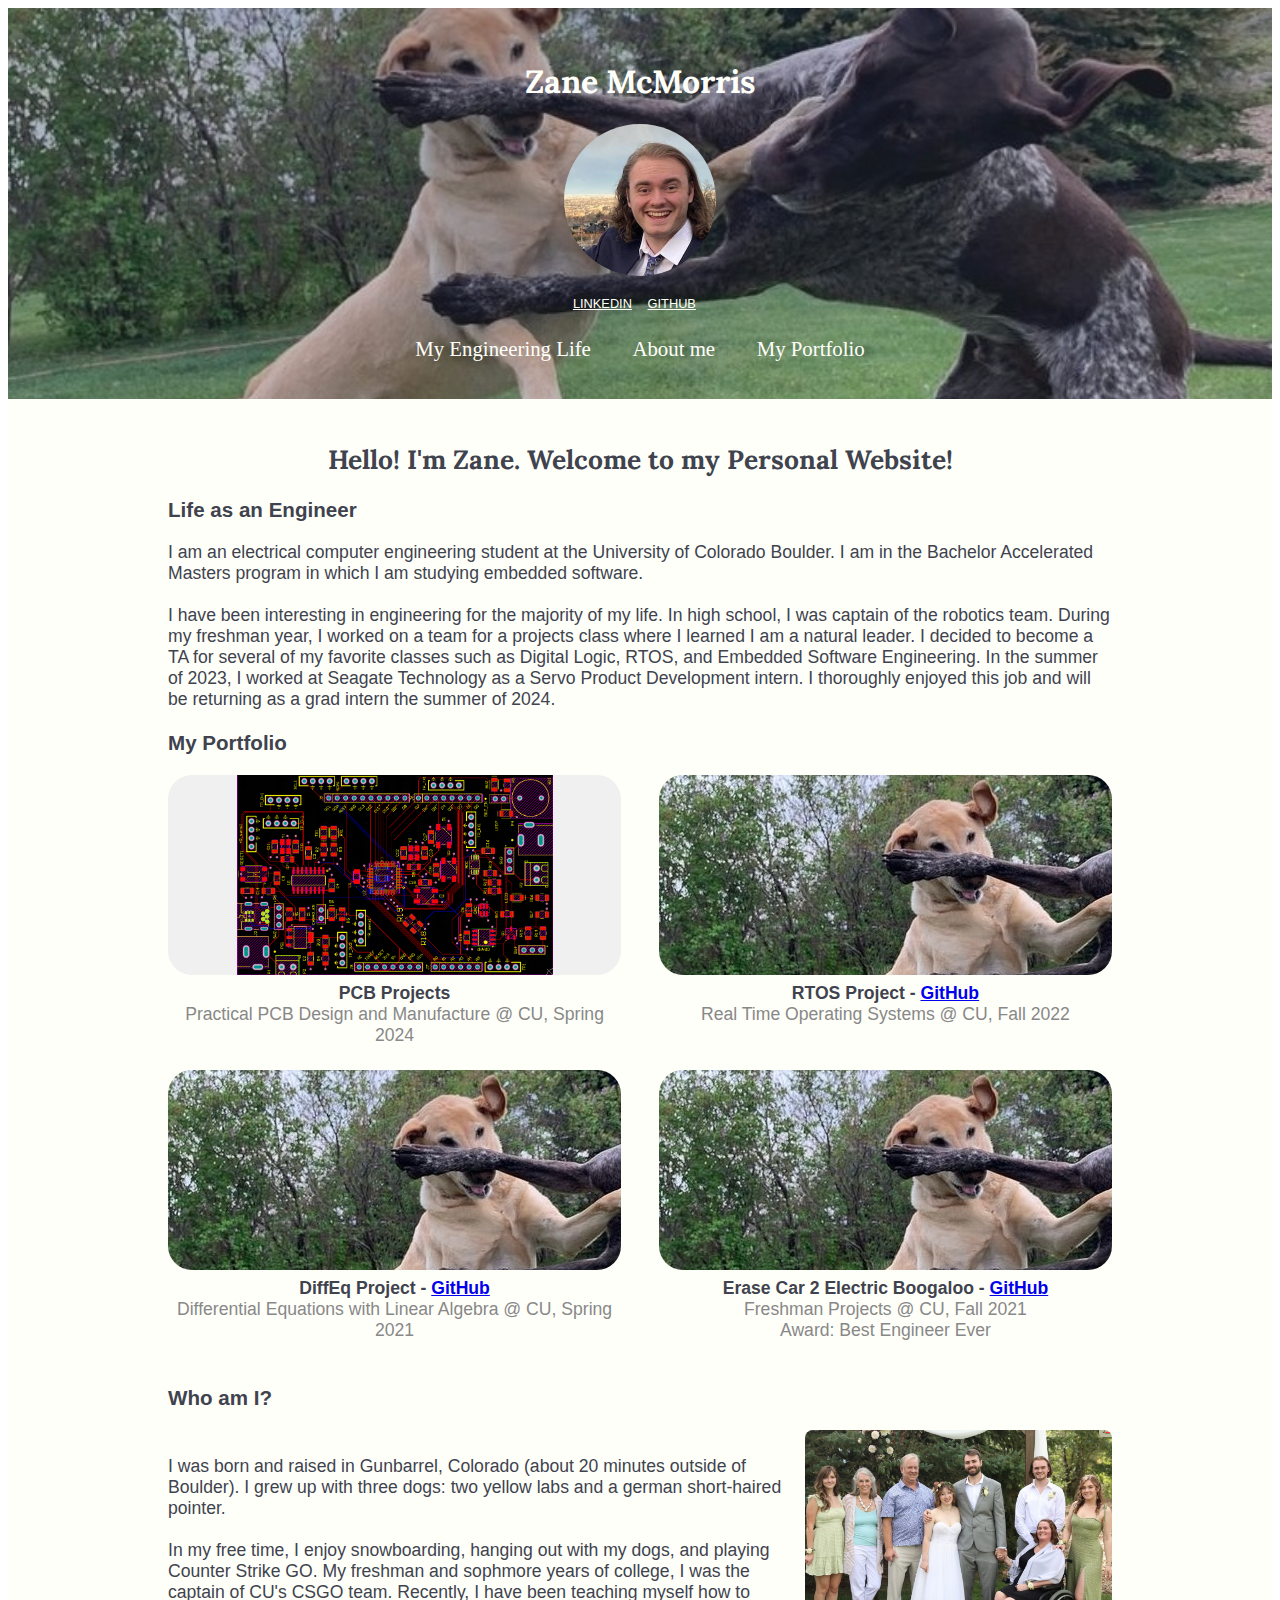
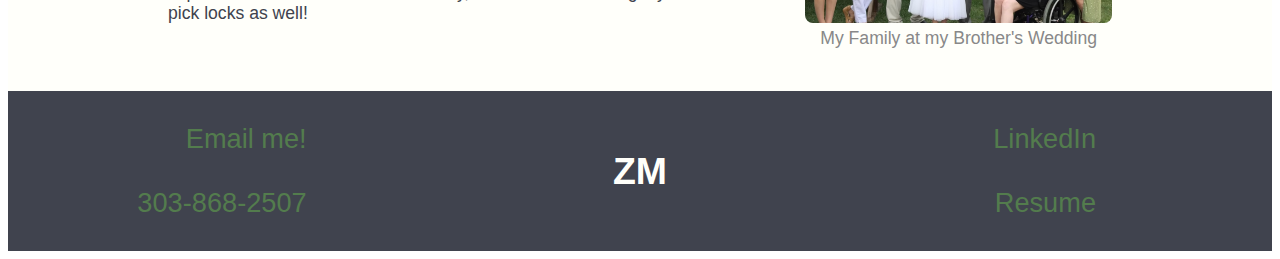
<file: index.html>
<!DOCTYPE html>
<html lang="en"><head>
    <meta charset="utf-8">
    <title>Zane McMorris</title>
    <meta http-equiv="X-UA-Compatible" content="IE=edge">
    <meta http-equiv="X-UA-Compatible" content="IE=edge">
    <meta name="viewport" content="width=device-width, initial-scale=1.0">
    <meta name="author" content="Ari Guzzi">
    <link rel="icon" type="image/x-icon" href="images/logo.png">
    <link rel="stylesheet" href="styles.css">
    <link rel="stylesheet" href="general.css">

</head>
<body>
    <div class="heading">
        <div class="background"></div>
        <div class="content">
            <h1>Zane McMorris</h1>
            <div class="profile">
                <img src="images/me.jpg" alt="Profile Image">
              </div>
            <a class="social-link" href="https://www.linkedin.com/in/zane-mcmorris/" target="_blank">LINKEDIN</a>
            <a class="social-link" href="https://github.com/zanemcmorris" target="_blank">GITHUB</a>
            <br><br>
            <div class="topnav">
            <a href="#engineeringlife"> My Engineering Life</a>
            <a href="#aboutme"> About me </a>
            <a href="#portfolio"> My Portfolio </a>
            </div>
        </div>
    </div>
      
    <main class="color-block">
        <div class="inner-container">
        <div class = "engineering-life">
            <br>
            <h2> Hello! I'm Zane. Welcome to my Personal Website!</h2>

            <h3 id = "engineeringlife">Life as an Engineer</h3>
            <p>I am an electrical computer engineering student at the University of Colorado Boulder. I am in the Bachelor Accelerated Masters program in which I am studying embedded software.
            <br><br>
                I have been interesting in engineering for the majority of my life. In high school, I was captain of the robotics team.
                During my freshman year, I worked on a team for a projects class where I learned I am a natural leader. I decided to become a TA for several of my favorite classes such as Digital Logic, RTOS, and Embedded Software Engineering.
                In the summer of 2023, I worked at Seagate Technology as a Servo Product Development intern. I thoroughly enjoyed this job and will be returning as a grad intern the summer of 2024.
            </p>
        </div>
        <div class = "portfolio">
            <h3 id = "portfolio">My Portfolio</h3>
        <div class="pdf-grid">

            <!--NEED TO ORGANIZE BY CHRONOLOGICAL ORDER! I definitly just put random dates you need to fix them! -->

            <!--NEWEST PORTFOLIO PIECE -->
            <div class="pdf-gallery">
				<a href="pcbPage.html" target="_blank">
                    <span class="client">
                        <img src="images/thumbnails/pcb4.png" alt="PCB1 Image">
                    </span>                </a>
				<span class="title">PCB Projects</span><br>
				<span class="subtitle">Practical PCB Design and Manufacture @ CU, Spring 2024</span>
			</div>

            <!--PORTFOLIO PIECE -->
            <div class="pdf-gallery">
				<a href="images/pokemon.pdf" target="_blank">
                    <span class="client" style="background:white url(images/dogs.jpg) no-repeat scroll;"></span>
                </a>
				<span class="title">RTOS Project - <a href="https://github.com/zanemcmorris/RTOSFinalProjectWeek1" target="_blank">GitHub</a></span><br>
				<span class="subtitle">Real Time Operating Systems @ CU, Fall 2022</span>
			</div>

            <!--PORTFOLIO PIECE -->
            <div class="pdf-gallery">
				<a href="images/pokemon.pdf" target="_blank">
                    <span class="client" style="background:white url(images/dogs.jpg) no-repeat scroll;"></span>
                </a>
				<span class="title">DiffEq Project - <a href="https://github.com/zanemcmorris/APPM2360-Project1" target="_blank">GitHub</a></span><br>
				<span class="subtitle">Differential Equations with Linear Algebra @ CU, Spring 2021</span>
			</div>

            <!--OLDEST PORTFOLIO PIECE -->
            <div class="pdf-gallery">
				<a href="images/pokemon.pdf" target="_blank">
                    <span class="client" style="background:white url(images/dogs.jpg) no-repeat scroll;"></span>
                </a>
				<span class="title">Erase Car 2 Electric Boogaloo - <a href="https://github.com/zanemcmorris/EraseCar2ElectricBoogaloo" target="_blank">GitHub</a></span><br>
				<span class="subtitle">Freshman Projects @ CU, Fall 2021</span><br>
                <span class="subtitle">Award: Best Engineer Ever</span>
			</div>

        </div>

        </div>
        <h3 id = "aboutme">Who am I?</h3>
        <div class = "about-me">
            <div class="aboutme-content">
            <p>I was born and raised in Gunbarrel, Colorado (about 20 minutes outside of Boulder). I grew up with three dogs: two yellow labs and a german short-haired pointer. 
            <br><br>
                In my free time, I enjoy snowboarding, hanging out with my dogs, and playing Counter Strike GO. My freshman and sophmore years of college, I was the captain of CU's CSGO team. Recently, I have been teaching myself how to pick locks as well!
            </p>
            </div>
              <div class="image">
                <img src="images/fam.png" alt="Me and my family at my brother's wedding">
                <div class="subtitle">My Family at my Brother's Wedding</div>
              </div>
        </div>
        <br><br>
    </div>
    </main>
    <footer>
        <div class="contact-info">
          <a href="mailto:zamcmorris@gmail.com">Email me!</a><br><br>
          <a href="tel:303-868-2507">303-868-2507</a>
        </div>
        <div class="centered-logo">
            <h3>ZM</h3>
        </div>
        <div class="links">
            <a href="https://www.linkedin.com/in/zane-mcmorris/" target="_blank" >LinkedIn</a><br><br>
            <a href="images/pokemon.pdf" target="_blank">Resume</a>
        </div>
    </footer>
  </body>
</file>
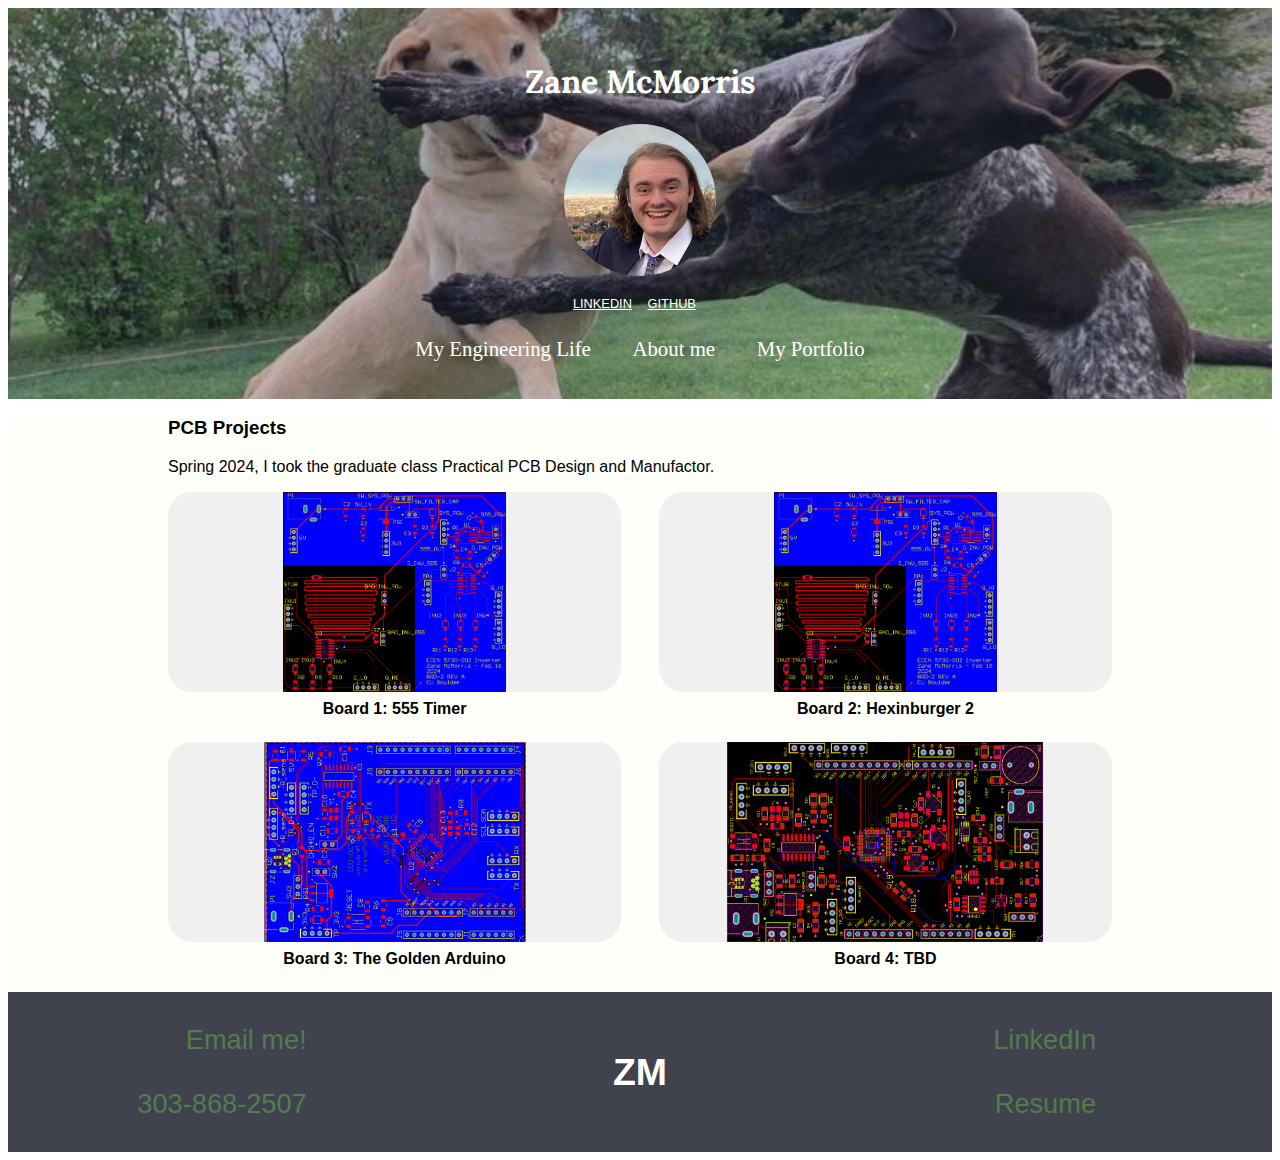
<file: pcbPage.html>
<!DOCTYPE html>
<html lang="en"><head>
    <meta charset="utf-8">
    <title>PCB Projects</title>
    <meta http-equiv="X-UA-Compatible" content="IE=edge">
    <meta http-equiv="X-UA-Compatible" content="IE=edge">
    <meta name="viewport" content="width=device-width, initial-scale=1.0">
    <meta name="author" content="Ari Guzzi">
    <link rel="icon" type="image/x-icon" href="images/logo.png">
    <link rel="stylesheet" href="general.css">
    <link rel="stylesheet" href="styles.css">

</head>
<body>
    <div class="heading">
        <div class="background"></div>
        <div class="content">
            <h1>Zane McMorris</h1>
            <div class="profile">
                <img src="images/me.jpg" alt="Profile Image">
              </div>
            <a class="social-link" href="https://www.linkedin.com/in/zane-mcmorris/" target="_blank">LINKEDIN</a>
            <a class="social-link" href="https://github.com/zanemcmorris" target="_blank">GITHUB</a>
            <br><br>
            <div class="topnav">
            <a href="index.html#engineeringlife"> My Engineering Life</a>
            <a href="index.html#aboutme"> About me </a>
            <a href="index.html#portfolio"> My Portfolio </a>
            </div>
        </div>
        </div>
        <main class="color-block">
            <div class = "portfolio">
                <h3 id = "portfolio">PCB Projects</h3>
                <p>Spring 2024, I took the graduate class Practical PCB Design and Manufactor. </p>
            <div class="pdf-grid">
    
                <!--NEED TO ORGANIZE BY CHRONOLOGICAL ORDER! I definitly just put random dates you need to fix them! -->
    
                <!--NEWEST PCB Project -->
                <div class="pdf-gallery">
                    <a href="pcbReports/ZaneMcMorris-Board1Report.pdf" target="_blank">
                        <span class="client">
                            <img src="images/thumbnails/pcb1.png" alt="PCB1 Image">
                        </span>
                    </a>
                    <span class="title"> Board 1: 555 Timer <br>
                </div>
    
                <!--PCB Project -->
                <div class="pdf-gallery">
                    <a href="pcbReports/PCB_Board_2_Report.pdf" target="_blank">
                        <span class="client">
                            <img src="images/thumbnails/pcb2.png" alt="PCB1 Image">
                        </span>                    </a>
                    <span class="title"> Board 2: Hexinburger 2<br>
                </div>
    
                <!--PCB Project -->
                <div class="pdf-gallery">
                    <a href="pcbReports/PCB_Board_3_Report.pdf" target="_blank">
                        <span class="client">
                            <img src="images/thumbnails/pcb3.png" alt="PCB1 Image">
                        </span>                    </a>
                    <span class="title">Board 3: The Golden Arduino<br>
                </div>
    
                <!--OLDEST PCB Project -->
                <div class="pdf-gallery">
                    <a href="images/pokemon.pdf" target="_blank">
                        <span class="client">
                            <img src="images/thumbnails/pcb4.png" alt="PCB1 Image">
                        </span>                    </a>
                    <span class="title">Board 4: TBD <br>
                </div>
    
            </div>
            </div>
        </main>
        <footer>
            <div class="contact-info">
              <a href="mailto:zamcmorris@gmail.com">Email me!</a><br><br>
              <a href="tel:303-868-2507">303-868-2507</a>
            </div>
            <div class="centered-logo">
                <h3>ZM</h3>
            </div>
            <div class="links">
                <a href="https://www.linkedin.com/in/zane-mcmorris/" target="_blank" >LinkedIn</a><br><br>
                <a href="images/pokemon.pdf" target="_blank">Resume</a>
            </div>
        </footer>
        </body>
</file>
<file: styles.css>
/* Colors
 * Gray: #40434E
 * White: #FFFFFA
 * Green: #537c4d
 */




    /***********
        Portfolio
       ************/

  
  .pdf-grid {
    display: flex;
    flex-wrap: wrap;
    justify-content: space-between;
  }
  
  .pdf-gallery {
    width: 48%; 
    margin-bottom: 1.5rem; 
    text-align: center;
}

.client {
  display: block;
  width: 100%;  /* Full width of the parent container */
  height: 12.5rem; /* Fixed height to ensure uniformity */
  overflow: hidden; /* Keeps the image contained within the borders */
  border-radius: 1.5rem;
  position: relative;  /* Sets position context for absolute positioning of the title */
  margin-bottom: 0.5rem;
  background-color: #f0f0f0; /* Provides a background color in case of transparent images */
}
.client img {
  width: 100%; /* Makes the image fill its container */
  height: 100%;
  object-fit: contain; /* Ensures the image fits without stretching */
  border-radius: 1.5rem; /* Maintains the rounded corners */
}
  
  .title {
    font-weight: bold;
    text-align: center;
  }
  
  .subtitle {
    color: #888;
    text-align: center;
  }
  
    /***********
        About me
       ************/
.about-me {
    display: flex;
    align-items: center;
  }
  
  .aboutme-content {
    flex: 2;
    padding-right: 1.5rem; 
  }
  .image{
    flex: 1;
  }
  
  .image img {
    max-width: 100%; 
    height: auto;
    align-items: right;
    border-radius: .5rem;
  }
  

        /***********
        MEDIA QUERY
       ************/
@media (max-width: 767px) {
    .background{
        background-position: 50% 75%;
    }
    .about-me {
      flex-direction: column; 
    }
  
    .aboutme-content,
    .image {
      flex: 1; 
      padding: 0; 
    }
    .pdf-grid {
        flex-direction: column; 
      }
    
      .pdf-gallery {
        width: 100%; 
      }
      .color-block,
    .inner-container {
        width: 100%;
        padding: 0;
        margin: 0;
    }
      footer {
        flex-direction: column; 
        text-align: center; 
        height: 22rem;
      }
    
      .contact-info, .links, .centered-logo {
        margin: 0; 
        text-align: center; 
        flex-basis: 100%; 
      }
  }
  @media (max-width: 390px) {
    .topnav {
        flex-direction: column; /* Stack nav bar vertically */
      }
  }
</file>
<file: general.css>
@import url('https://fonts.googleapis.com/css2?family=Lora:wght@400;700&display=swap');

html{
    font-family: 'Noto Sans' , sans-serif;
}
    /***********
        Header/Nav Bar
        things
       ************/
.heading {
    text-align: center;
    background-color: #40434E;
    position: relative;
}
  
  .background {
    position: absolute;
    top: 0;
    left: 0;
    width: 100%;
    height: 100%;
    background-image: url(images/dogs.jpg);
    background-size: cover;
    background-position: 0 15%;
    z-index: 0; 
    opacity: .7;
  }
  
  .content {
    position: relative; 
    z-index: 1; 
    padding: 2em; 
  }
  .profile {
    position: relative;
    margin: .9rem 0;
  }
  
  .profile img {
    width: 9.5rem; 
    height: 9.5rem; 
    border-radius: 50%; 
    overflow: hidden;
  }
  
.social-link {
    display: inline-block;
    text-align: center;
    color: #FFFFFA;
    margin-right: .7rem;
    font-size: .8rem;
}
.social-link:hover{
    color: #537c4d;
}
h1 {
    color: #FFFFFA ;
}

h1,h2{
    text-align: center;
    font-family: 'Lora', serif;
}
     /***********
        NAV BAR
       ************/

    /* Add a background color to the top navigation */
    body .topnav {
        text-align: center;
        overflow: hidden;
        display: flex;
        justify-content: center;
        width:100%;
        font-family: 'Bodoni Moda';
      }

        /* Style the links inside the navigation bar */
        .topnav a {
          float: center;
          color:  #FFFFFA;
          text-align: center;
          padding: .3em 1em;
          text-decoration: none;
          font-size: 1.3em;
        }

        /* Change the color of links on hover */
        .topnav a:hover {
          color: #40434E;
        }
     

        main {
          background-color: #FFFFFA;
          width: 100%;
          padding: 0 10em;
          box-sizing: border-box; 
      }
      
      .inner-container {
          max-width: 100rem; 
          margin: 0 auto; 
          color: #40434E;
          font-size: 1.1em;
      }
      
      /* Additional styling for your text */
      main p {
          margin: 1em 0;
          /* Add any other text styling as needed */
      }

       /***********
        FOOTER
       ************/

       footer {
        background-color: #40434E;
        display: flex;
        align-items: center;
        justify-content: space-between;
        height:10rem;
        width: 100%;
      }

      .contact-info, .links {
        font-size: 1.7em;
          text-align: right;
          margin: 0 10rem 0 0; 
          flex-basis: 100%; 

      }
  
      .centered-logo {
          text-align: center;
          flex: 1;
          flex-basis: 100%; 
          font-size: 2em;
          color: #FFFFFA

      }

      footer a {
          text-decoration: none;
          color: #537c4d;
          margin: 0 1rem 0 -1rem;
      }

   
        /***********
        MEDIA QUERY
       ************/
@media (max-width: 767px) {
    .background{
        background-position: 50% 75%;
    }
    footer {
        flex-direction: column; 
        text-align: center; 
        height: 22rem;
      }
    
      .contact-info, .links, .centered-logo {
        margin: 0; 
        text-align: center; 
        flex-basis: 100%; 
      }
  }
  @media (max-width: 390px) {
    .topnav {
        flex-direction: column; /* Stack nav bar vertically */
      }
  }
</file>
